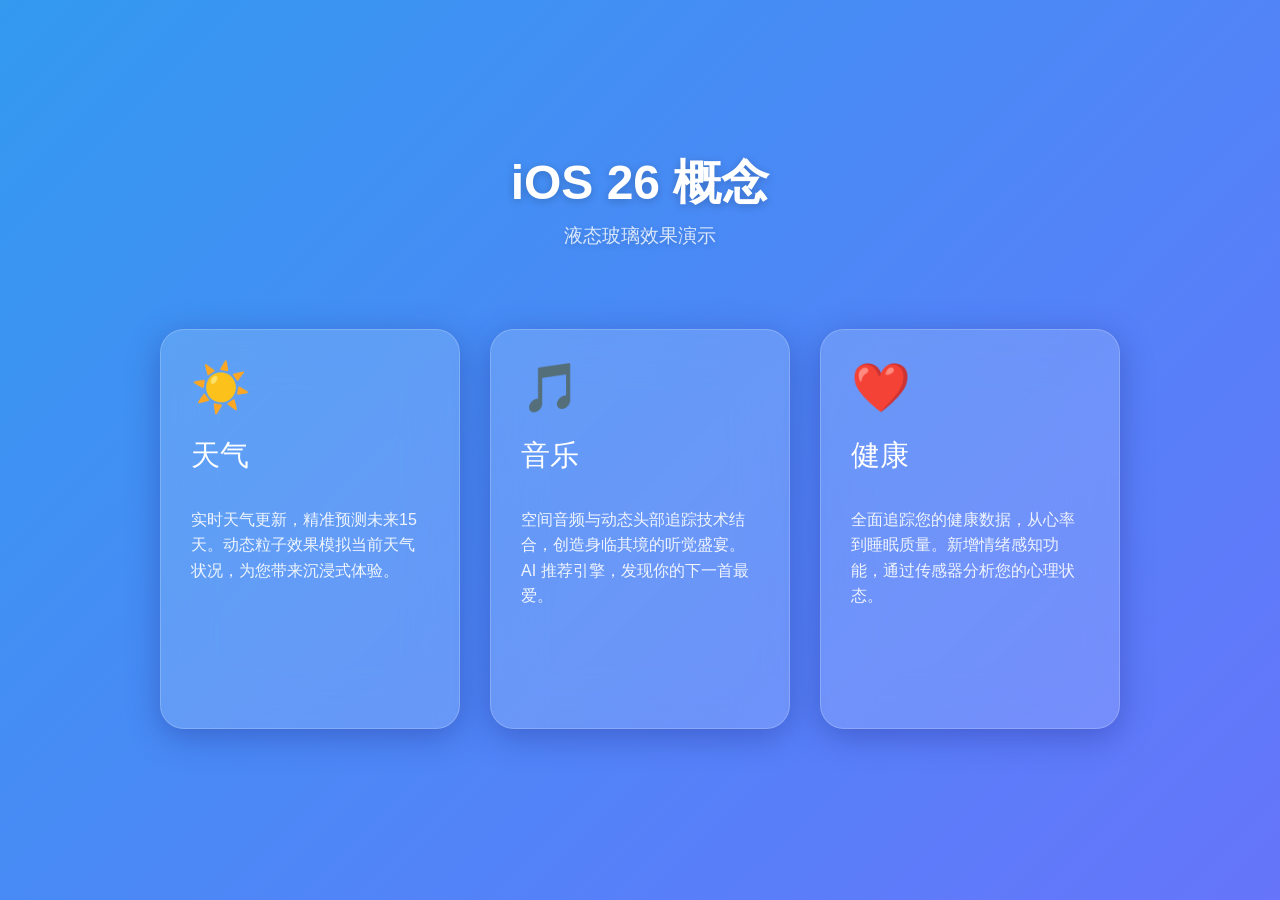
<file: button_demo.html>
<!DOCTYPE html>
<html lang="zh">
<head>
    <meta charset="UTF-8">
    <meta name="viewport" content="width=device-width, initial-scale=1.0">
    <title>iOS 26 液态玻璃效果演示</title>
    <style>
        /* 使用更现代的盒模型 */
        *, *::before, *::after {
            box-sizing: border-box;
        }

        body {
            margin: 0;
            font-family: -apple-system, BlinkMacSystemFont, 'Segoe UI', Roboto, Helvetica, Arial, sans-serif;
            min-height: 100vh;
            display: flex;
            flex-direction: column;
            justify-content: center;
            align-items: center;
            color: #fff;
            
            /* 动态的液态背景 */
            background: linear-gradient(315deg, #ff6b6b, #f06595, #cc5de8, #845ef7, #5c7cfa, #339af0);
            background-size: 400% 400%;
            animation: liquidGradient 15s ease infinite;
        }

        /* 背景动画 */
        @keyframes liquidGradient {
            0% { background-position: 0% 50%; }
            50% { background-position: 100% 50%; }
            100% { background-position: 0% 50%; }
        }

        .main-title {
            text-align: center;
            margin-bottom: 40px;
            text-shadow: 0 2px 8px rgba(0,0,0,0.2);
        }

        .main-title h1 {
            font-size: 3rem;
            margin: 0;
            font-weight: 600;
        }

        .main-title p {
            font-size: 1.2rem;
            opacity: 0.8;
            margin-top: 8px;
        }

        .card-container {
            display: flex;
            justify-content: center;
            align-items: center;
            gap: 30px;
            flex-wrap: wrap;
            padding: 20px;
        }

        /* 玻璃效果卡片的核心样式 */
        .glass-card {
            width: 300px;
            height: 400px;
            padding: 30px;
            
            /* 1. 半透明背景 */
            background: rgba(255, 255, 255, 0.15);
            
            /* 2. 核心：背景模糊滤镜 */
            backdrop-filter: blur(25px);
            -webkit-backdrop-filter: blur(25px); /* 兼容 Safari */
            
            /* 3. 圆角和边框 */
            border-radius: 24px;
            border: 1px solid rgba(255, 255, 255, 0.2);
            
            /* 4. 阴影增加立体感 */
            box-shadow: 0 8px 32px 0 rgba(31, 38, 135, 0.37);
            
            /* 内部内容布局 */
            display: flex;
            flex-direction: column;
            
            /* 动效 */
            transition: transform 0.3s ease, box-shadow 0.3s ease;
        }

        .glass-card:hover {
            transform: translateY(-10px);
            box-shadow: 0 16px 40px 0 rgba(31, 38, 135, 0.45);
        }

        .card-icon {
            font-size: 3rem;
            margin-bottom: 20px;
        }

        .card-title {
            font-size: 1.8rem;
            font-weight: 500;
            margin: 0 0 15px 0;
        }

        .card-text {
            font-size: 1rem;
            line-height: 1.6;
            opacity: 0.9;
        }

    </style>
</head>
<body>

    <div class="main-title">
        <h1>iOS 26 概念</h1>
        <p>液态玻璃效果演示</p>
    </div>

    <div class="card-container">
        <div class="glass-card">
            <div class="card-icon">☀️</div>
            <h2 class="card-title">天气</h2>
            <p class="card-text">实时天气更新，精准预测未来15天。动态粒子效果模拟当前天气状况，为您带来沉浸式体验。</p>
        </div>

        <div class="glass-card">
            <div class="card-icon">🎵</div>
            <h2 class="card-title">音乐</h2>
            <p class="card-text">空间音频与动态头部追踪技术结合，创造身临其境的听觉盛宴。AI 推荐引擎，发现你的下一首最爱。</p>
        </div>
        
        <div class="glass-card">
            <div class="card-icon">❤️</div>
            <h2 class="card-title">健康</h2>
            <p class="card-text">全面追踪您的健康数据，从心率到睡眠质量。新增情绪感知功能，通过传感器分析您的心理状态。</p>
        </div>
    </div>

</body>
</html>
</file>
